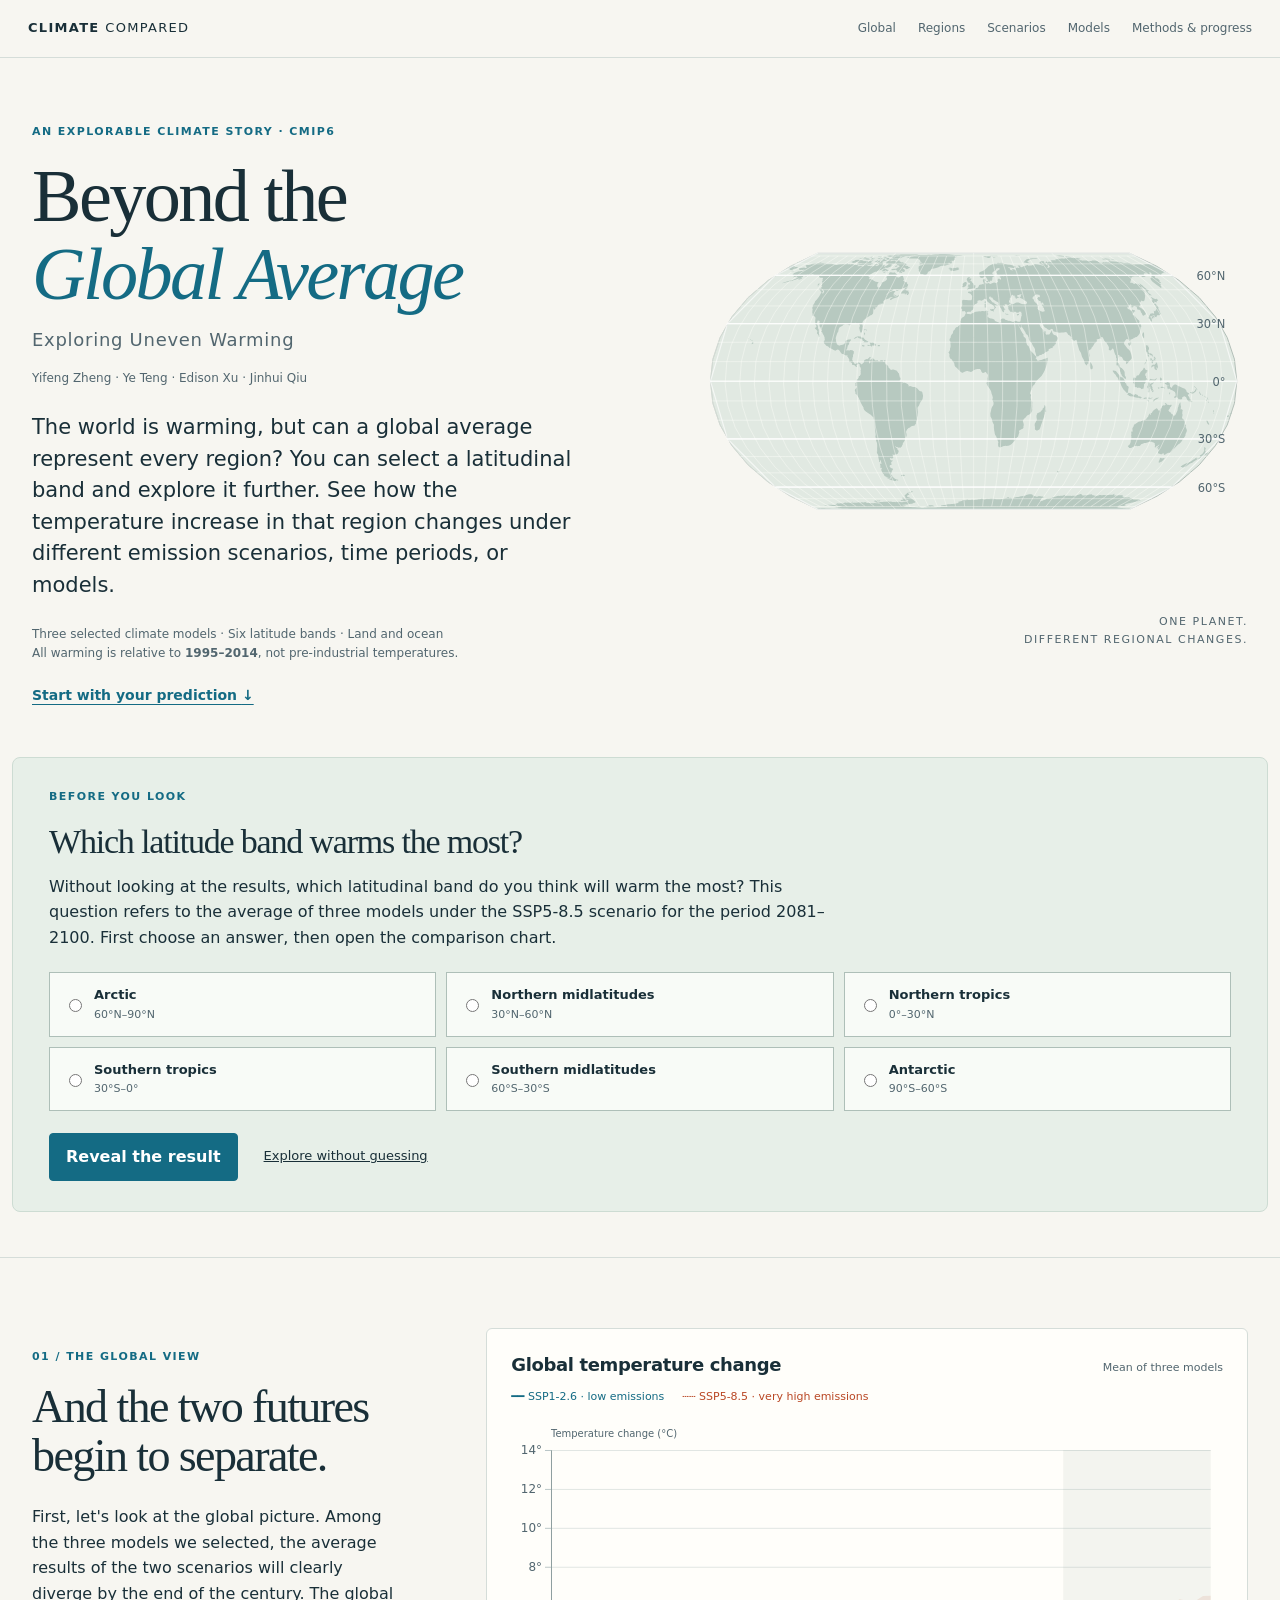
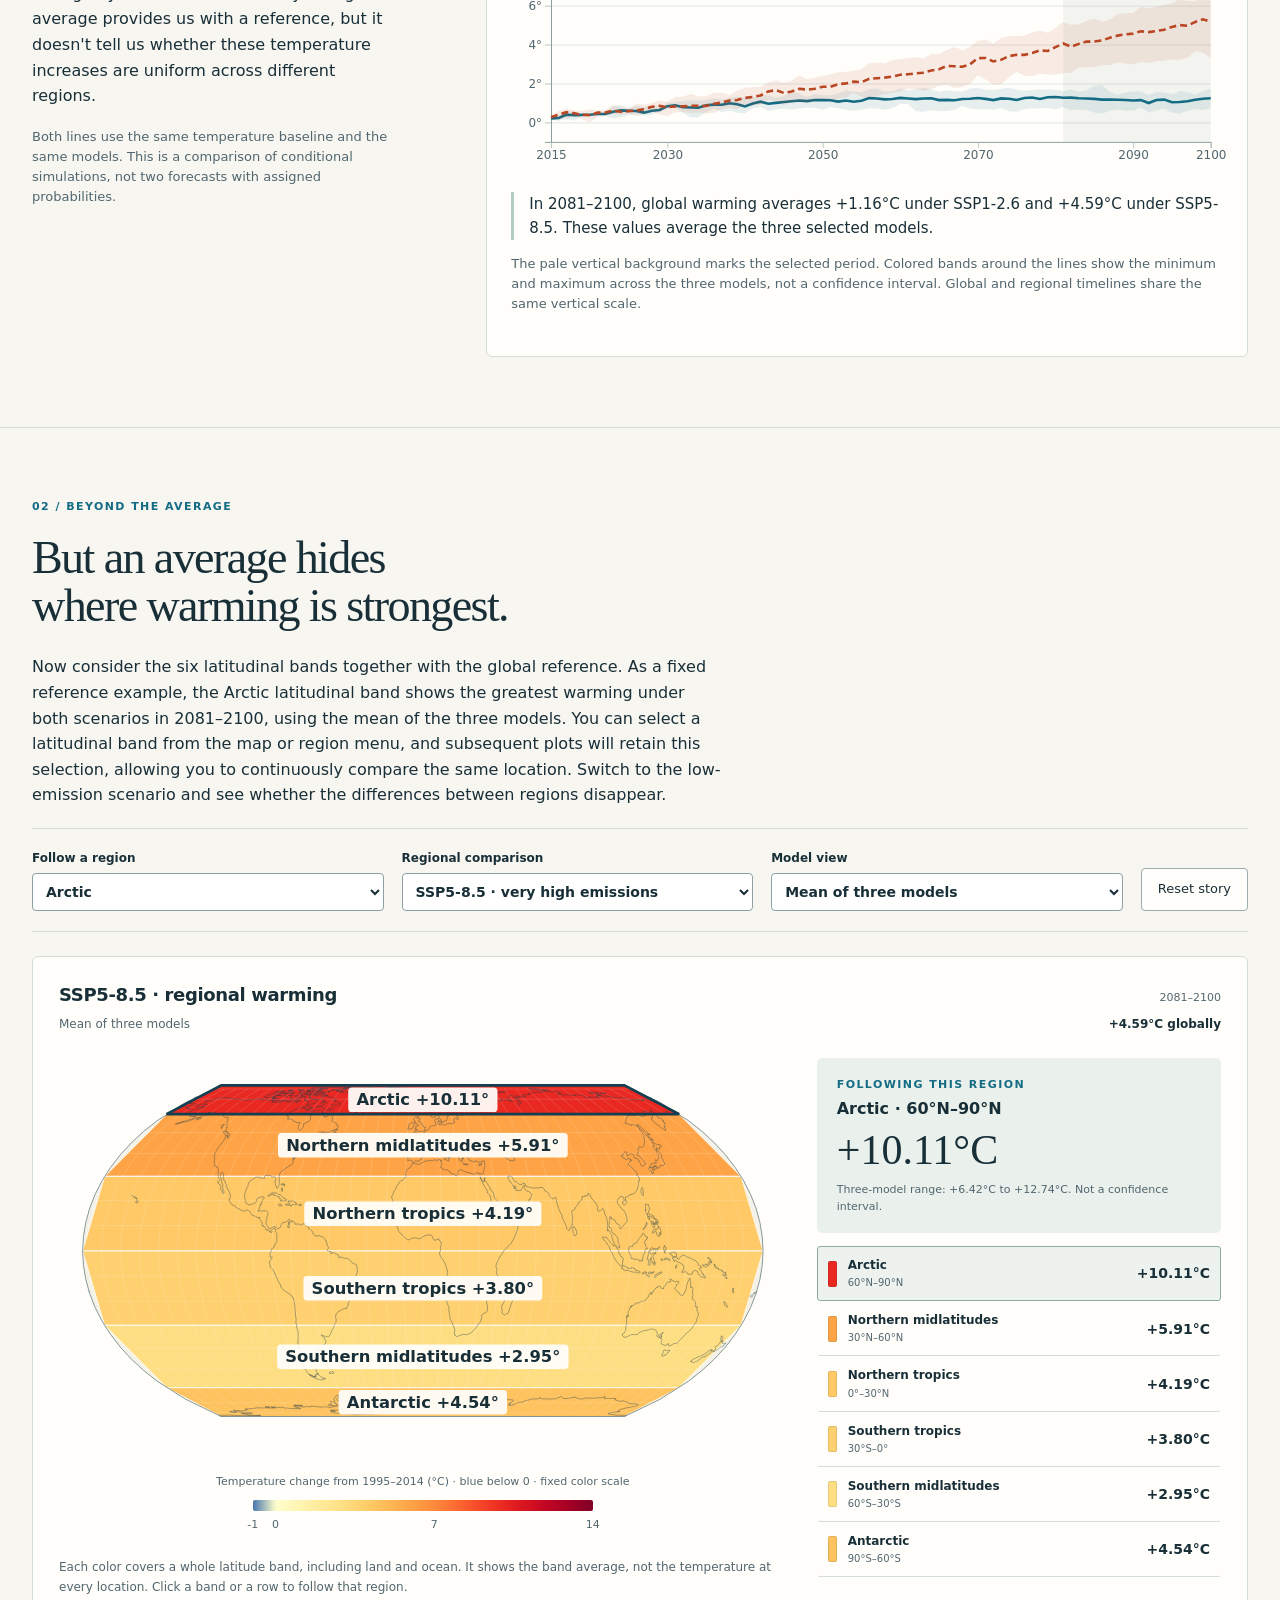
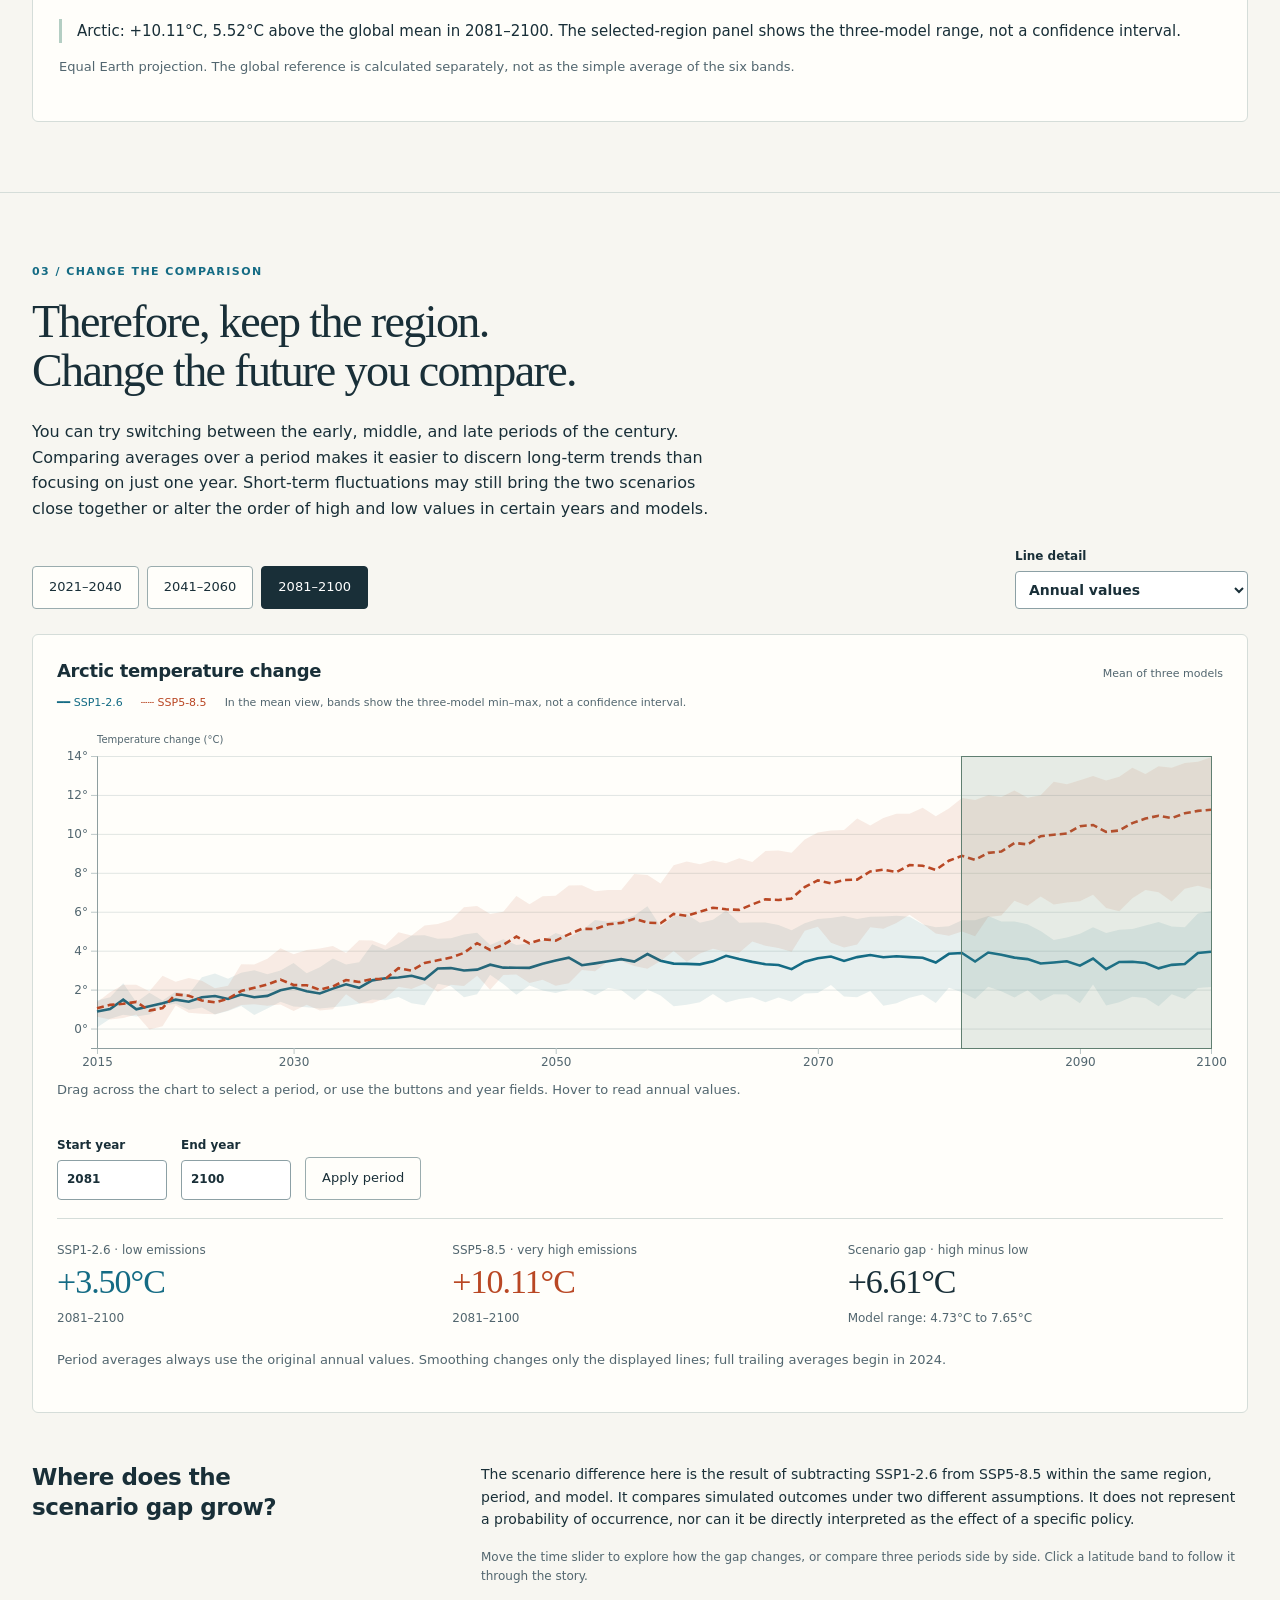
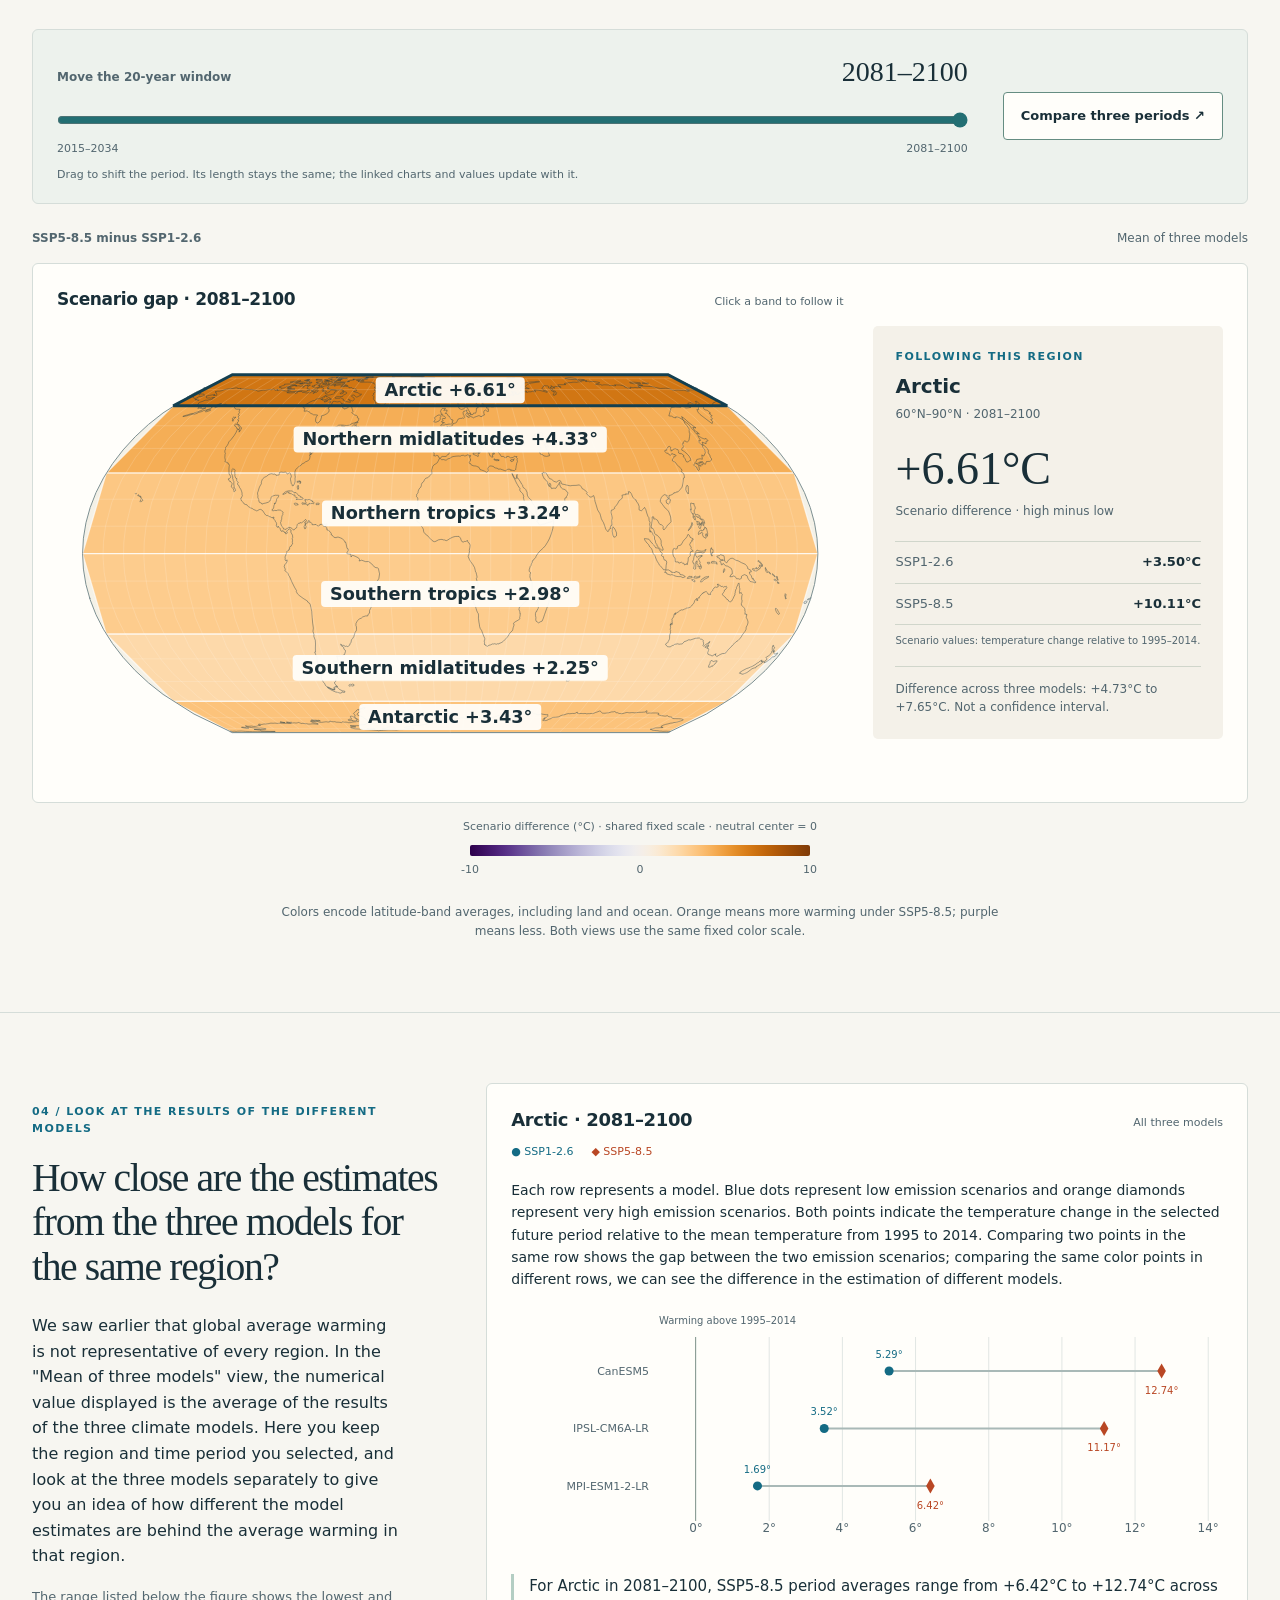
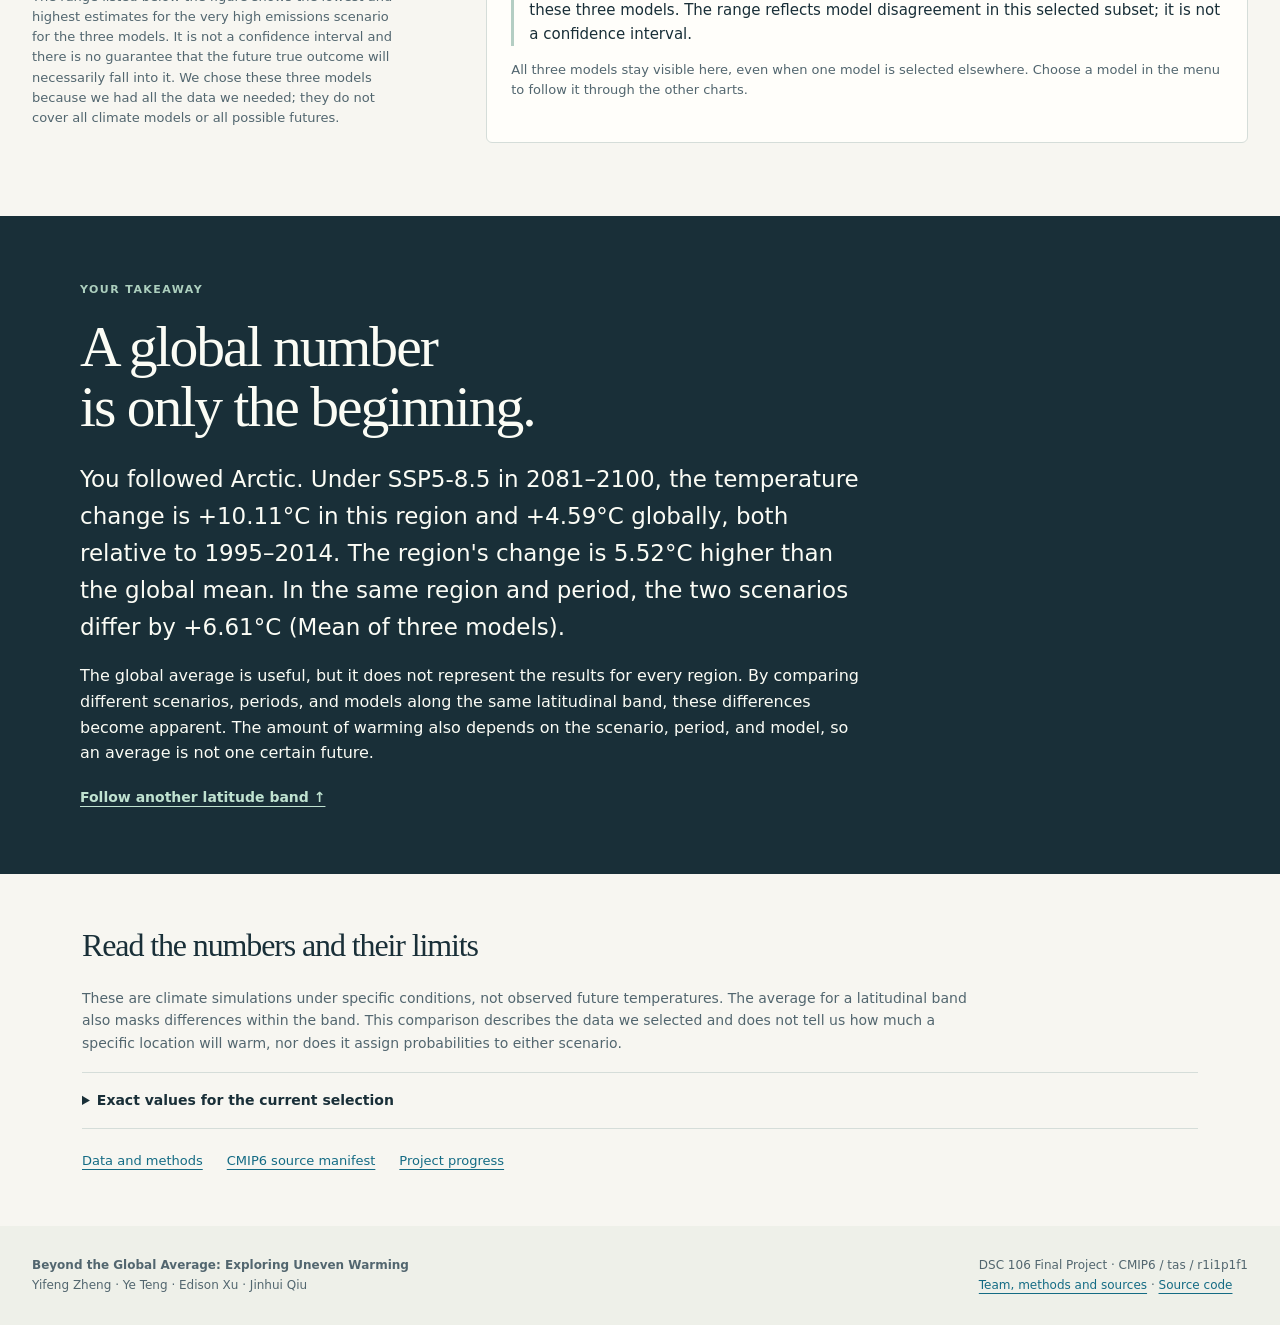
<file: index.html>
<!doctype html>
<html lang="en">
<head>
  <meta charset="utf-8"><meta name="viewport" content="width=device-width, initial-scale=1">
  <title>Beyond the Global Average: Exploring Uneven Warming</title>
  <meta name="description" content="A guided CMIP6 explorable: make a prediction, compare six latitude bands, and see how scenario, time and model choices change warming.">
  <link rel="icon" href="favicon.svg" type="image/svg+xml"><link rel="stylesheet" href="style.css">
  <link rel="stylesheet" href="map-views.css">
  <script defer src="vendor/d3.v7.min.js"></script><script defer src="vendor/topojson-client.min.js"></script><script defer src="climate-core.js"></script><script defer src="map-views.js"></script><script defer src="app.js"></script>
</head>
<body>
<a class="skip" href="#global">Skip to the charts</a>
<header class="site-header"><a class="brand" href="#top">CLIMATE <span>COMPARED</span></a><nav aria-label="Main navigation"><a href="#global">Global</a><a href="#regions">Regions</a><a href="#scenarios">Scenarios</a><a href="#models">Models</a><a href="about.html">Methods &amp; progress</a></nav></header>
<main id="top">
  <section class="hero">
    <div class="hero-copy"><p class="eyebrow">AN EXPLORABLE CLIMATE STORY · CMIP6</p><h1>Beyond the<br><em>Global Average</em></h1><p class="subtitle">Exploring Uneven Warming</p><p class="team-byline">Yifeng Zheng · Ye Teng · Edison Xu · Jinhui Qiu</p><p class="lede" data-copy="hook">The world is warming, but can a global average represent every region? You can select a latitudinal band and explore it further. See how the temperature increase in that region changes under different emission scenarios, time periods, or models.</p><p class="scope">Three selected climate models · Six latitude bands · Land and ocean<br>All warming is relative to <strong>1995–2014</strong>, not pre-industrial temperatures.</p><a class="text-link" href="#prediction">Start with your prediction <span aria-hidden="true">↓</span></a></div>
    <div class="hero-visual" aria-hidden="true"><svg id="hero-globe" viewBox="0 0 480 360"></svg><div class="globe-label">ONE PLANET.<br>DIFFERENT REGIONAL CHANGES.</div></div>
  </section>
  <p id="load-status" role="status">Loading the CMIP6 data…</p>
  <section id="prediction" class="prediction-panel" aria-labelledby="prediction-title">
    <div><p class="eyebrow">BEFORE YOU LOOK</p><h2 id="prediction-title">Which latitude band warms the most?</h2><p data-copy="prediction">Without looking at the results, which latitudinal band do you think will warm the most? This question refers to the average of three models under the SSP5-8.5 scenario for the period 2081–2100. First choose an answer, then open the comparison chart.</p></div>
    <fieldset id="guess-options"><legend class="sr-only">Choose the latitude band you think warms most</legend></fieldset>
    <div class="reveal-row"><button id="reveal" type="button" class="primary">Reveal the result</button><button id="skip-guess" type="button" class="text-button">Explore without guessing</button></div>
    <div id="prediction-result" class="prediction-result" role="status" hidden></div>
  </section>
  <section id="global" class="chapter">
    <div class="chapter-intro"><p class="chapter-number">01 / THE GLOBAL VIEW</p><h2>And the two futures<br>begin to separate.</h2><p data-copy="global">First, let&#x27;s look at the global picture. Among the three models we selected, the average results of the two scenarios will clearly diverge by the end of the century. The global average provides us with a reference, but it doesn&#x27;t tell us whether these temperature increases are uniform across different regions.</p><p class="small">Both lines use the same temperature baseline and the same models. This is a comparison of conditional simulations, not two forecasts with assigned probabilities.</p></div>
    <div class="chart-card"><div class="chart-top"><h3>Global temperature change</h3><span class="model-context">Mean of three models</span></div><div class="scenario-legend"><span class="low">━━ SSP1-2.6 · low emissions</span><span class="high">┄┄ SSP5-8.5 · very high emissions</span></div><svg id="global-chart" role="img" aria-label="Global warming under two emissions scenarios"></svg><p id="global-insight" class="chart-insight"></p><p class="small"><span id="global-shading-note">The pale vertical background marks the selected period. Colored bands around the lines show the minimum and maximum across the three models, not a confidence interval.</span> Global and regional timelines share the same vertical scale.</p></div>
  </section>
  <section id="regions" class="chapter chapter-wide">
    <div class="wide-intro"><p class="chapter-number">02 / BEYOND THE AVERAGE</p><h2>But an average hides<br>where warming is strongest.</h2><p data-copy="regions">Now consider the six latitudinal bands together with the global reference. As a fixed reference example, the Arctic latitudinal band shows the greatest warming under both scenarios in 2081–2100, using the mean of the three models. You can select a latitudinal band from the map or region menu, and subsequent plots will retain this selection, allowing you to continuously compare the same location. Switch to the low-emission scenario and see whether the differences between regions disappear.</p></div>
    <div class="selection-bar" aria-label="Linked chart controls">
      <label>Follow a region<select id="region"></select></label>
      <label>Regional comparison<select id="scenario"><option value="ssp585">SSP5-8.5 · very high emissions</option><option value="ssp126">SSP1-2.6 · low emissions</option></select></label>
      <label>Model view<select id="model"><option value="mean">Mean of three models</option></select></label>
      <button type="button" id="reset" class="quiet-button">Reset story</button>
    </div>
    <div class="chart-card map-regional-card">
      <div class="chart-top"><h3 id="regional-title">Warming across latitude bands</h3><span class="period-context">2081–2100</span></div>
      <div class="map-context"><span id="map-global-model"></span><strong id="map-global"></strong></div>
      <div class="map-regional-layout">
        <div class="warming-map-wrap"><svg id="region-map" role="group" aria-label="Temperature change averaged over six latitude bands; select a band to follow it"></svg><div id="warming-legend" class="map-legend"></div><p class="band-note">Each color covers a whole latitude band, including land and ocean. It shows the band average, not the temperature at every location. Click a band or a row to follow that region.</p></div>
        <aside><div class="map-selected"><p class="eyebrow">Following this region</p><p id="region-caption" class="region-caption"></p><p id="map-selected-value" class="map-big-value"></p><p id="map-selected-range" class="small"></p></div><div id="regional-values" aria-label="Regional warming values"></div></aside>
      </div>
      <p id="regional-insight" class="chart-insight" aria-live="polite"></p><p class="small">Equal Earth projection. The global reference is calculated separately, not as the simple average of the six bands.</p>
    </div>
  </section>
  <section id="scenarios" class="chapter chapter-wide">
    <div class="wide-intro"><p class="chapter-number">03 / CHANGE THE COMPARISON</p><h2>Therefore, keep the region.<br>Change the future you compare.</h2><p data-copy="scenarios">You can try switching between the early, middle, and late periods of the century. Comparing averages over a period makes it easier to discern long-term trends than focusing on just one year. Short-term fluctuations may still bring the two scenarios close together or alter the order of high and low values in certain years and models.</p></div>
    <div class="period-toolbar"><div class="period-presets" role="group" aria-label="Choose a comparison period"><button type="button" data-period="2021,2040">2021–2040</button><button type="button" data-period="2041,2060">2041–2060</button><button type="button" data-period="2081,2100" aria-pressed="true">2081–2100</button></div><label>Line detail<select id="smoothing"><option value="annual">Annual values</option><option value="smooth">Trailing 10-year average</option></select></label></div>
    <div class="chart-card"><div class="chart-top"><h3 id="regional-line-title">Arctic temperature change</h3><span class="model-context"></span></div><div class="scenario-legend"><span class="low">━━ SSP1-2.6</span><span class="high">┄┄ SSP5-8.5</span><span class="muted">In the mean view, bands show the three-model min–max, not a confidence interval.</span></div><svg id="regional-timeline" role="img" aria-label="Selected region warming; drag horizontally to select a period"></svg><p class="small">Drag across the chart to select a period, or use the buttons and year fields. Hover to read annual values.</p>
    <form id="period-form" class="year-form"><label>Start year<input id="start-year" type="number" min="2015" max="2100" value="2081" required></label><label>End year<input id="end-year" type="number" min="2015" max="2100" value="2100" required></label><button type="submit" class="quiet-button">Apply period</button><p id="period-error" role="alert" hidden></p></form>
    <div id="period-summary" class="period-summary" aria-live="polite"></div><p class="small">Period averages always use the original annual values. Smoothing changes only the displayed lines; full trailing averages begin in 2024.</p></div>
    <div class="map-gap-block" id="scenario-maps">
      <div class="map-gap-intro"><h3>Where does the scenario gap grow?</h3><div><p data-copy="gap">The scenario difference here is the result of subtracting SSP1-2.6 from SSP5-8.5 within the same region, period, and model. It compares simulated outcomes under two different assumptions. It does not represent a probability of occurrence, nor can it be directly interpreted as the effect of a specific policy.</p><p class="small">Move the time slider to explore how the gap changes, or compare three periods side by side. Click a latitude band to follow it through the story.</p></div></div>
      <div class="gap-time-toolbar">
        <div id="gap-time-controls"><label class="gap-slider-label" for="gap-time-slider"><span id="gap-window-label">Move the 20-year window</span><output id="gap-slider-period" for="gap-time-slider">2081–2100</output></label><input type="range" id="gap-time-slider" min="2015" max="2081" step="1" value="2081" aria-describedby="gap-slider-help"><div class="gap-slider-endpoints"><span id="gap-slider-first">2015–2034</span><span id="gap-slider-last">2081–2100</span></div><p id="gap-slider-help" class="small">Drag to shift the period. The linked charts and values update with it.</p></div>
        <div id="gap-compare-description" hidden><strong>Three fixed 20-year periods</strong><p class="small">2021–2040 · 2041–2060 · 2081–2100<br>Click a band to select its region and period.</p></div>
        <button type="button" id="gap-view-toggle" aria-controls="gap-maps" aria-pressed="false">Compare three periods ↗</button>
      </div>
      <div class="gap-map-context"><strong>SSP5-8.5 minus SSP1-2.6</strong><span id="gap-model-context"></span></div><div id="gap-maps" class="gap-maps" role="group" aria-label="Scenario differences by latitude band"></div><div id="matrix-legend" class="map-legend"></div><p id="gap-custom-note" hidden></p><p class="band-note">Colors encode latitude-band averages, including land and ocean. Orange means more warming under SSP5-8.5; purple means less. Both views use the same fixed color scale.</p>
    </div>
  </section>
  <section id="models" class="chapter">
    <div class="chapter-intro"><p class="chapter-number">04 / Look at the results of the different models</p><h2>How close are the estimates from the three models for the same region?</h2><p data-copy="models">We saw earlier that global average warming is not representative of every region. In the "Mean of three models" view, the numerical value displayed is the average of the results of the three climate models. Here you keep the region and time period you selected, and look at the three models separately to give you an idea of how different the model estimates are behind the average warming in that region.</p><p data-copy="range" class="small">The range listed below the figure shows the lowest and highest estimates for the very high emissions scenario for the three models. It is not a confidence interval and there is no guarantee that the future true outcome will necessarily fall into it. We chose these three models because we had all the data we needed; they do not cover all climate models or all possible futures.</p></div>
    <div class="chart-card"><div class="chart-top"><h3 id="models-title">Arctic · 2081–2100</h3><span>All three models</span></div><div class="scenario-legend"><span class="low">● SSP1-2.6</span><span class="high">◆ SSP5-8.5</span></div><p data-copy="models-reading" class="model-reading">Each row represents a model. Blue dots represent low emission scenarios and orange diamonds represent very high emission scenarios. Both points indicate the temperature change in the selected future period relative to the mean temperature from 1995 to 2014. Comparing two points in the same row shows the gap between the two emission scenarios; comparing the same color points in different rows, we can see the difference in the estimation of different models.</p><svg id="model-chart" role="img" aria-label="Individual model warming under two scenarios"></svg><p id="model-insight" class="chart-insight"></p><p class="small">All three models stay visible here, even when one model is selected elsewhere. Choose a model in the menu to follow it through the other charts.</p></div>
  </section>
  <section class="ending" id="takeaway"><p class="chapter-number">YOUR TAKEAWAY</p><h2>A global number<br>is only the beginning.</h2><p id="personal-takeaway" class="personal-takeaway" aria-live="polite"></p><p data-copy="takeaway">The global average is useful, but it does not represent the results for every region. By comparing different scenarios, periods, and models along the same latitudinal band, these differences become apparent. The amount of warming also depends on the scenario, period, and model, so an average is not one certain future.</p><a href="#regions" class="text-link">Follow another latitude band ↑</a></section>
  <section class="evidence"><h2>Read the numbers and their limits</h2><p data-copy="limits">These are climate simulations under specific conditions, not observed future temperatures. The average for a latitudinal band also masks differences within the band. This comparison describes the data we selected and does not tell us how much a specific location will warm, nor does it assign probabilities to either scenario.</p><details><summary>Exact values for the current selection</summary><div id="data-table"></div><button type="button" id="download" class="quiet-button">Download this comparison CSV</button> <a href="data/climate.csv" download>All annual values</a></details><div class="source-links"><a href="about.html#methods">Data and methods</a><a href="data/provenance.json">CMIP6 source manifest</a><a href="about.html#progress">Project progress</a></div></section>
  <section id="video-section" hidden><h2>Watch the two-minute walkthrough</h2><a id="video-link" href="" target="_blank" rel="noopener">Open our project video on YouTube</a></section>
</main>
<footer><p><strong>Beyond the Global Average: Exploring Uneven Warming</strong><br>Yifeng Zheng · Ye Teng · Edison Xu · Jinhui Qiu</p><p>DSC 106 Final Project · CMIP6 / tas / r1i1p1f1<br><a href="about.html">Team, methods and sources</a><span id="repo-link-wrap" hidden> · <a id="repo-link">Source code</a></span></p></footer>
<div id="tooltip" class="tooltip" role="status" hidden></div>
<noscript><p class="error">This interactive article needs JavaScript. The annual data are available as a CSV in the data folder.</p></noscript>
</body></html>
</file>
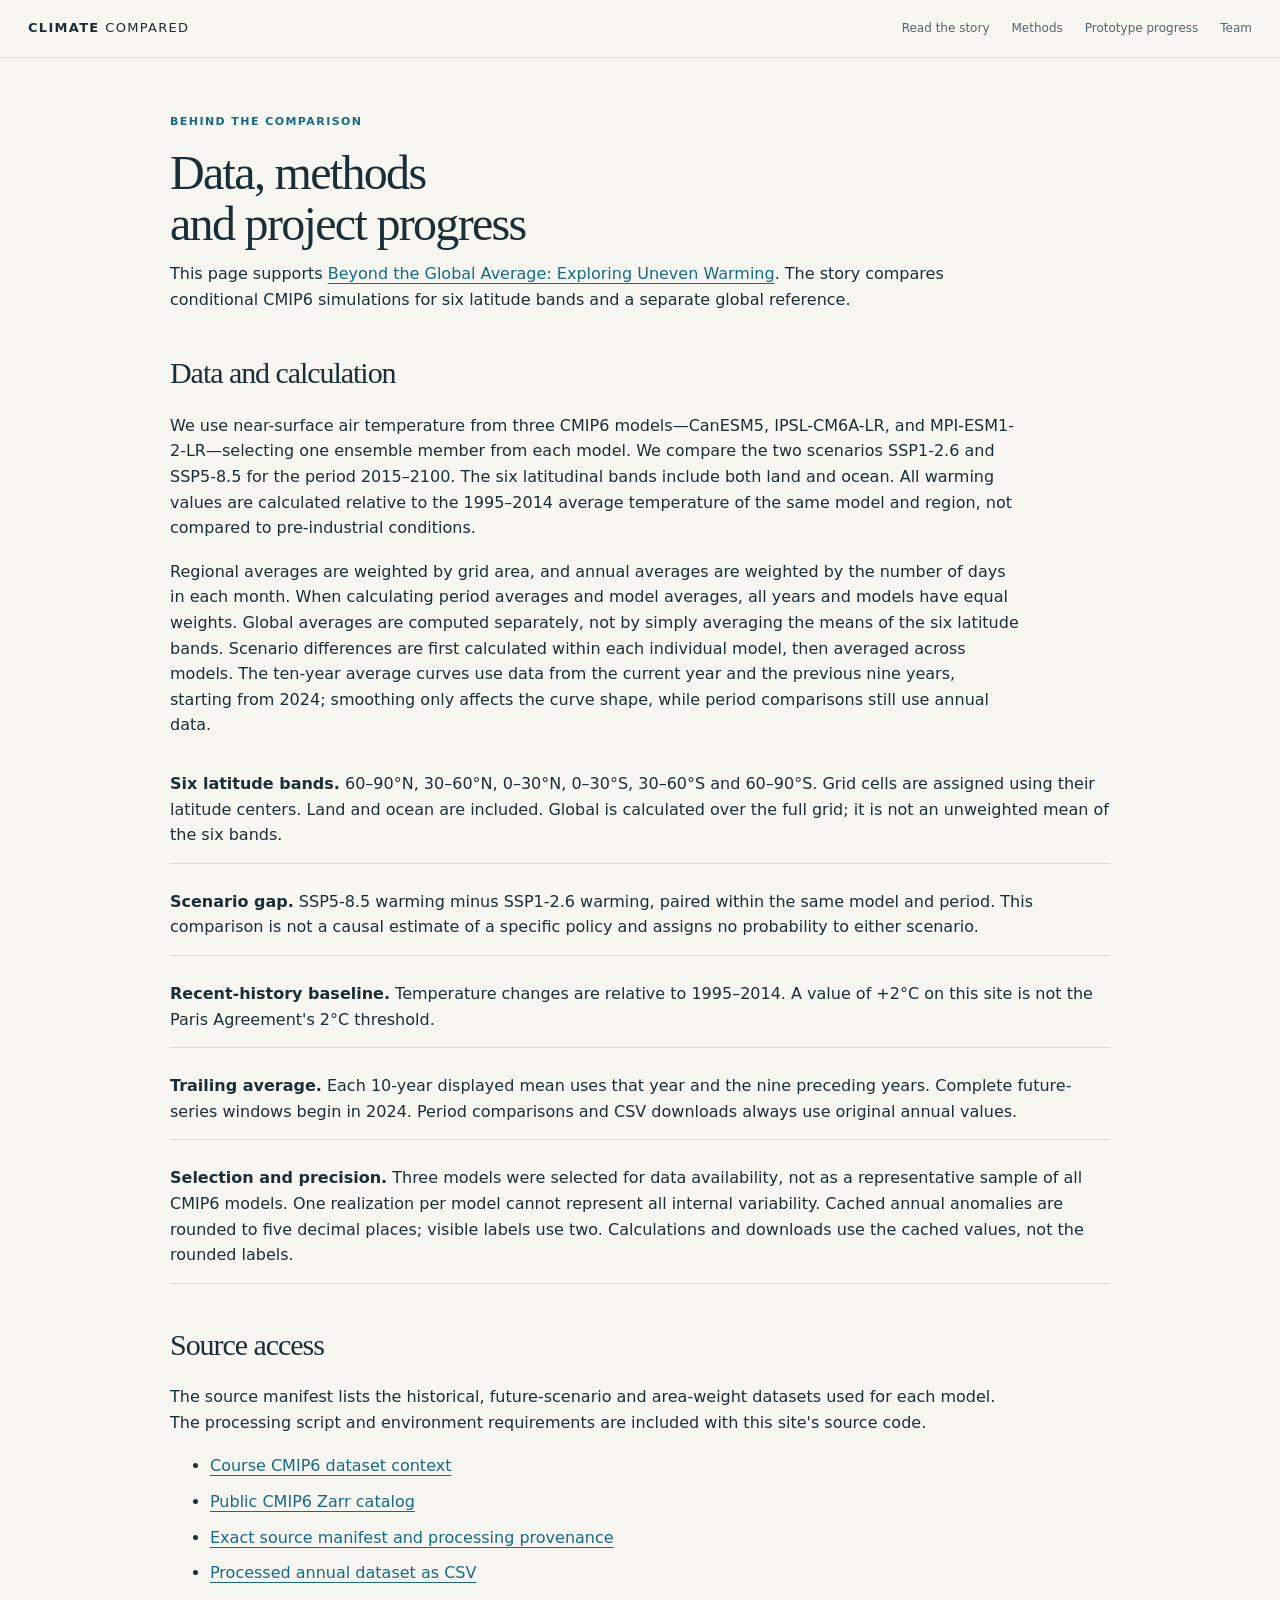
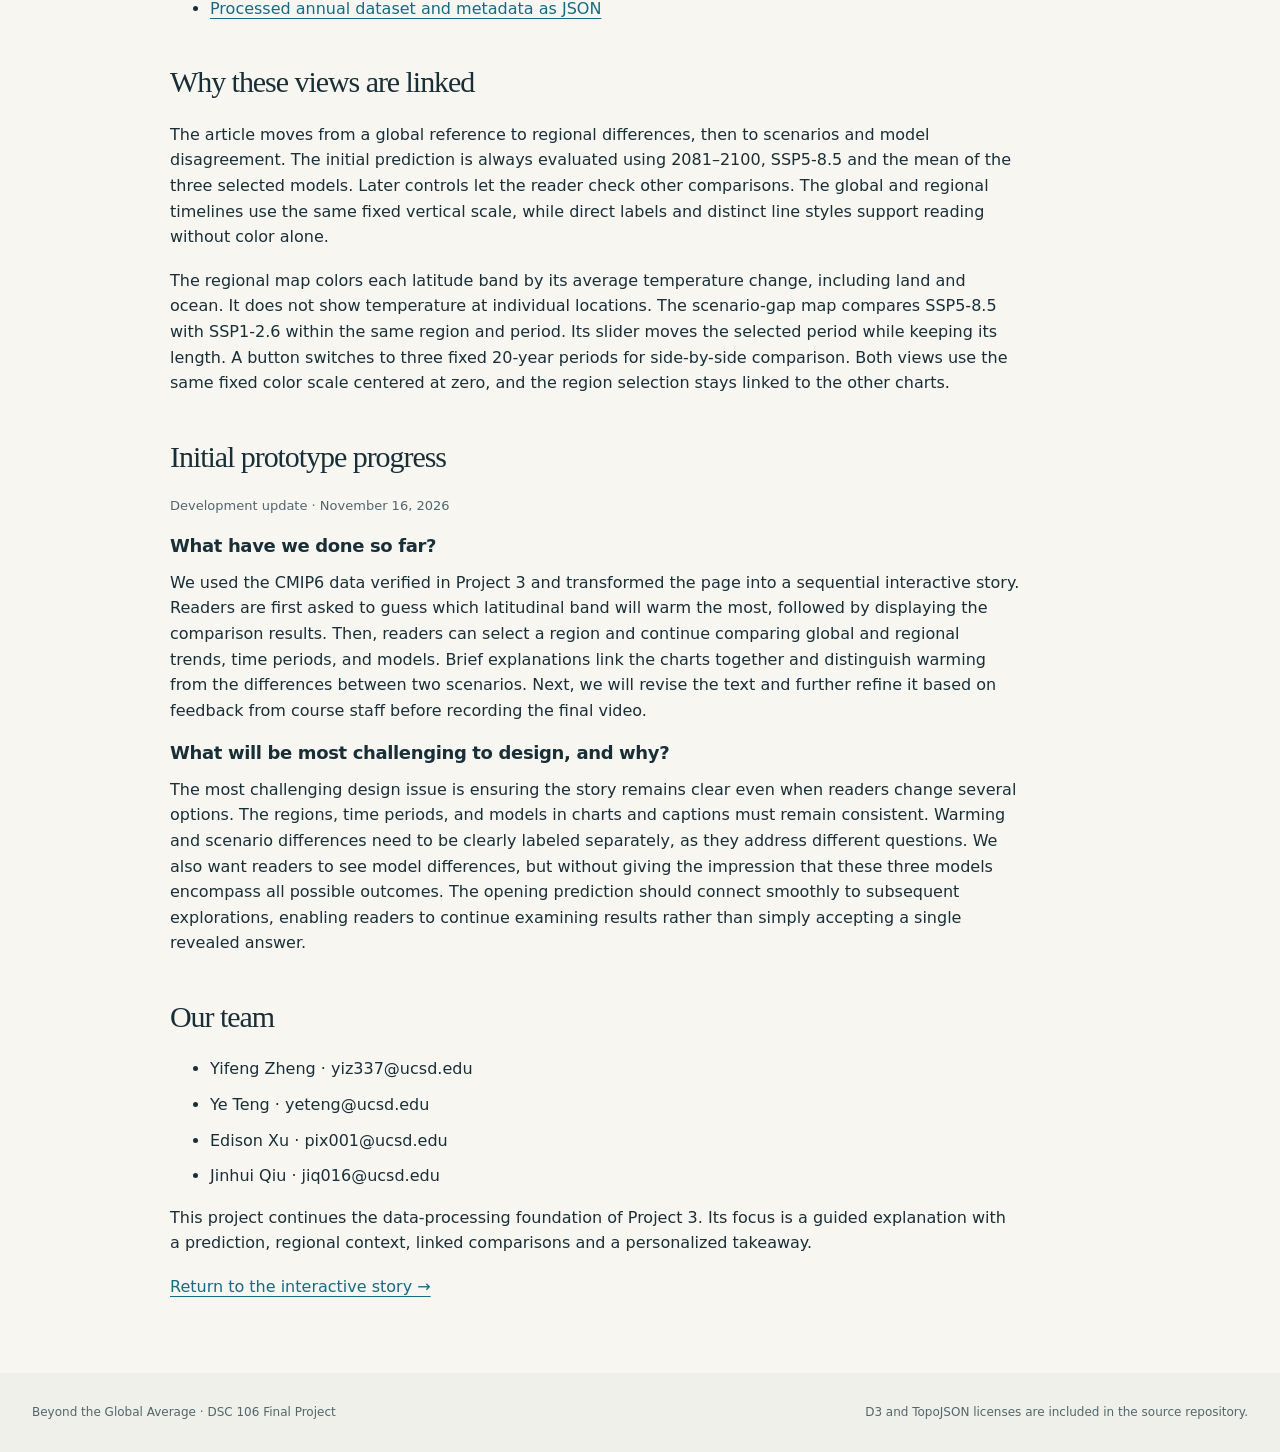
<file: about.html>
<!doctype html><html lang="en"><head><meta charset="utf-8"><meta name="viewport" content="width=device-width, initial-scale=1"><title>Methods and project progress | Beyond the Global Average</title><link rel="icon" href="favicon.svg"><link rel="stylesheet" href="style.css"><script defer src="about.js"></script></head><body>
<a class="skip" href="#methods">Skip to methods</a><header class="site-header"><a class="brand" href="index.html">CLIMATE <span>COMPARED</span></a><nav aria-label="Main navigation"><a href="index.html">Read the story</a><a href="#methods">Methods</a><a href="#progress">Prototype progress</a><a href="#team">Team</a></nav></header>
<main class="about-main"><p class="eyebrow">BEHIND THE COMPARISON</p><h1>Data, methods<br>and project progress</h1><p>This page supports <a href="index.html">Beyond the Global Average: Exploring Uneven Warming</a>. The story compares conditional CMIP6 simulations for six latitude bands and a separate global reference.</p>
<section id="methods"><h2>Data and calculation</h2><p data-copy="methods-data">We use near-surface air temperature from three CMIP6 models—CanESM5, IPSL-CM6A-LR, and MPI-ESM1-2-LR—selecting one ensemble member from each model. We compare the two scenarios SSP1-2.6 and SSP5-8.5 for the period 2015–2100. The six latitudinal bands include both land and ocean. All warming values are calculated relative to the 1995–2014 average temperature of the same model and region, not compared to pre-industrial conditions.</p><p data-copy="methods-calculation">Regional averages are weighted by grid area, and annual averages are weighted by the number of days in each month. When calculating period averages and model averages, all years and models have equal weights. Global averages are computed separately, not by simply averaging the means of the six latitude bands. Scenario differences are first calculated within each individual model, then averaged across models. The ten-year average curves use data from the current year and the previous nine years, starting from 2024; smoothing only affects the curve shape, while period comparisons still use annual data.</p>
<ul class="method-list"><li><strong>Six latitude bands.</strong> 60–90°N, 30–60°N, 0–30°N, 0–30°S, 30–60°S and 60–90°S. Grid cells are assigned using their latitude centers. Land and ocean are included. Global is calculated over the full grid; it is not an unweighted mean of the six bands.</li><li><strong>Scenario gap.</strong> SSP5-8.5 warming minus SSP1-2.6 warming, paired within the same model and period. This comparison is not a causal estimate of a specific policy and assigns no probability to either scenario.</li><li><strong>Recent-history baseline.</strong> Temperature changes are relative to 1995–2014. A value of +2°C on this site is not the Paris Agreement's 2°C threshold.</li><li><strong>Trailing average.</strong> Each 10-year displayed mean uses that year and the nine preceding years. Complete future-series windows begin in 2024. Period comparisons and CSV downloads always use original annual values.</li><li><strong>Selection and precision.</strong> Three models were selected for data availability, not as a representative sample of all CMIP6 models. One realization per model cannot represent all internal variability. Cached annual anomalies are rounded to five decimal places; visible labels use two. Calculations and downloads use the cached values, not the rounded labels.</li></ul>
<h2>Source access</h2><p>The source manifest lists the historical, future-scenario and area-weight datasets used for each model. The processing script and environment requirements are included with this site's source code.</p><ul><li><a href="https://dsc106.com/projects/project3/">Course CMIP6 dataset context</a></li><li><a href="https://storage.googleapis.com/cmip6/cmip6-zarr-consolidated-stores.csv">Public CMIP6 Zarr catalog</a></li><li><a href="data/provenance.json">Exact source manifest and processing provenance</a></li><li><a href="data/climate.csv" download>Processed annual dataset as CSV</a></li><li><a href="data/climate.json">Processed annual dataset and metadata as JSON</a></li></ul>
<h2>Why these views are linked</h2><p>The article moves from a global reference to regional differences, then to scenarios and model disagreement. The initial prediction is always evaluated using 2081–2100, SSP5-8.5 and the mean of the three selected models. Later controls let the reader check other comparisons. The global and regional timelines use the same fixed vertical scale, while direct labels and distinct line styles support reading without color alone.</p><p>The regional map colors each latitude band by its average temperature change, including land and ocean. It does not show temperature at individual locations. The scenario-gap map compares SSP5-8.5 with SSP1-2.6 within the same region and period. Its slider moves the selected period while keeping its length. A button switches to three fixed 20-year periods for side-by-side comparison. Both views use the same fixed color scale centered at zero, and the region selection stays linked to the other charts.</p></section>
<section id="progress"><h2>Initial prototype progress</h2><p class="small">Development update · November 16, 2026</p><h3>What have we done so far?</h3><p data-copy="progress-done">We used the CMIP6 data verified in Project 3 and transformed the page into a sequential interactive story. Readers are first asked to guess which latitudinal band will warm the most, followed by displaying the comparison results. Then, readers can select a region and continue comparing global and regional trends, time periods, and models. Brief explanations link the charts together and distinguish warming from the differences between two scenarios. Next, we will revise the text and further refine it based on feedback from course staff before recording the final video.</p><h3>What will be most challenging to design, and why?</h3><p data-copy="progress-challenge">The most challenging design issue is ensuring the story remains clear even when readers change several options. The regions, time periods, and models in charts and captions must remain consistent. Warming and scenario differences need to be clearly labeled separately, as they address different questions. We also want readers to see model differences, but without giving the impression that these three models encompass all possible outcomes. The opening prediction should connect smoothly to subsequent explorations, enabling readers to continue examining results rather than simply accepting a single revealed answer.</p></section>
<section id="team"><h2>Our team</h2><ul><li>Yifeng Zheng · yiz337@ucsd.edu</li><li>Ye Teng · yeteng@ucsd.edu</li><li>Edison Xu · pix001@ucsd.edu</li><li>Jinhui Qiu · jiq016@ucsd.edu</li></ul><p>This project continues the data-processing foundation of Project 3. Its focus is a guided explanation with a prediction, regional context, linked comparisons and a personalized takeaway.</p><p><a href="index.html">Return to the interactive story →</a></p></section></main>
<footer><p>Beyond the Global Average · DSC 106 Final Project</p><p>D3 and TopoJSON licenses are included in the source repository.</p></footer></body></html>
</file>
<file: style.css>
:root{--ink:#192f38;--muted:#52666f;--paper:#f7f6f1;--white:#fffefa;--line:#d5ddd9;--teal:#146b84;--orange:#b94724;--accent:#d3e5de;--display:Georgia,'Times New Roman',serif;--sans:system-ui,-apple-system,'Segoe UI',sans-serif}
*{box-sizing:border-box}html{scroll-behavior:smooth;scroll-padding-top:78px}body{margin:0;background:var(--paper);color:var(--ink);font-family:var(--sans);font-size:16px;line-height:1.6}a{color:var(--teal);text-underline-offset:4px}button,select,input{font:inherit}button,select{cursor:pointer}button{border:1px solid #9aacae;border-radius:4px;background:var(--white);padding:10px 16px;color:var(--ink)}button:hover{background:#e7efeb}button:focus-visible,a:focus-visible,select:focus-visible,input:focus-visible,svg [tabindex]:focus-visible{outline:3px solid #b14c12;outline-offset:4px}button[aria-pressed=true]{background:var(--ink);color:white;border-color:var(--ink)}select,input{padding:9px;border:1px solid #8ca0a5;border-radius:4px;background:white;color:var(--ink);max-width:100%}select{font-size:14px}label{display:flex;flex-direction:column;gap:5px;font-size:12px;font-weight:650}h1,h2,h3,p{margin-top:0}h1,h2{font-family:var(--display);font-weight:400;line-height:1.05;letter-spacing:-.035em}h1{font-size:clamp(48px,5.8vw,86px);margin-bottom:12px}h1 em{font-weight:400;color:var(--teal)}h2{font-size:clamp(34px,3.6vw,52px);margin-bottom:24px}h3{font-size:18px;line-height:1.3;letter-spacing:-.02em;margin-bottom:12px}p{margin-bottom:18px}svg{display:block;width:100%;overflow:visible}svg text{font-family:var(--sans);fill:var(--muted);font-size:12px}svg .domain{stroke:#8e9e9f}svg .tick line{stroke:#bcc8c8}svg .grid .domain{display:none}svg .grid .tick line{stroke:#e1e6e3}svg .plot-line{fill:none;stroke-width:2.6}.small{font-size:13px;color:var(--muted);line-height:1.55}.eyebrow,.chapter-number{font-size:11px;font-weight:750;letter-spacing:.13em;color:var(--teal);text-transform:uppercase}.chapter-number{margin-bottom:18px}.site-header{display:flex;justify-content:space-between;align-items:center;gap:20px;padding:18px max(28px,calc((100vw - 1320px)/2));background:var(--paper);border-bottom:1px solid var(--line)}.brand{color:var(--ink);font-size:13px;font-weight:850;letter-spacing:.1em;text-decoration:none;white-space:nowrap}.brand span{font-weight:400}nav{display:flex;gap:22px;font-size:12px}nav a{color:var(--muted);text-decoration:none}nav a:hover{text-decoration:underline}.hero{max-width:1320px;margin:auto;display:grid;grid-template-columns:1.15fr 1fr;gap:35px;padding:65px 32px 50px;align-items:center}.subtitle{font-size:18px;letter-spacing:.04em;color:var(--muted);margin-bottom:24px}.lede{font-size:21px;max-width:540px;line-height:1.5}.scope{font-size:12px;color:var(--muted);margin-top:24px}.text-link{font-weight:650;font-size:14px}.hero-visual{position:relative}.globe-label{font-size:11px;letter-spacing:.14em;color:var(--muted);text-align:right;margin-top:20px}.prediction-panel{max-width:1256px;margin:0 auto 45px;padding:30px 36px;background:#e7efe8;border:1px solid #cddcd3;border-radius:8px}.prediction-panel h2{font-size:34px;margin-bottom:14px}.prediction-panel p{max-width:780px}fieldset{border:0;padding:0;margin:22px 0;display:grid;grid-template-columns:repeat(3,1fr);gap:10px}.guess-choice{border:1px solid #aebfb8;background:#f8fbf7;padding:12px 14px;display:flex;flex-direction:row;align-items:center;gap:9px;font-size:13px;cursor:pointer}.guess-choice input{accent-color:var(--teal)}.guess-choice:has(input:checked){border-color:var(--teal);background:#d5e5df}.guess-choice small{font-size:11px;color:var(--muted);font-weight:400;display:block}.reveal-row{display:flex;gap:18px;align-items:center}.primary{background:var(--teal);color:white;border-color:var(--teal);font-weight:650}.primary:hover{background:#0b5266}.text-button{border:0;background:transparent;text-decoration:underline;font-size:13px;padding:8px}.prediction-result{border-left:3px solid var(--teal);padding:14px 18px;margin-top:20px;background:white;line-height:1.7}.chapter{max-width:1320px;margin:auto;padding:70px 32px;display:grid;grid-template-columns:.72fr 1.35fr;gap:48px;border-top:1px solid var(--line);align-items:start}.chapter-intro{padding-top:20px}.chapter-intro>p:not(.chapter-number){max-width:370px}.chart-card{background:var(--white);border:1px solid var(--line);border-radius:6px;padding:24px;min-width:0}.chart-top{display:flex;align-items:baseline;justify-content:space-between;gap:20px;margin-bottom:8px}.chart-top h3{margin:0}.chart-top>span{font-size:11px;color:var(--muted);text-align:right}.scenario-legend{display:flex;flex-wrap:wrap;gap:8px 18px;font-size:11px;margin:12px 0 18px}.scenario-legend .low{color:var(--teal)}.scenario-legend .high{color:var(--orange)}.scenario-legend .muted{color:var(--muted)}.chart-insight{font-size:15px;line-height:1.6;border-left:3px solid #b4cec3;padding-left:15px;margin:18px 0 14px}.chapter-wide{display:block}.wide-intro{max-width:780px}.wide-intro>p:not(.chapter-number){max-width:690px}.selection-bar{display:flex;align-items:end;gap:18px;padding:20px 0;margin:20px 0 24px;border-top:1px solid var(--line);border-bottom:1px solid var(--line);flex-wrap:wrap}.selection-bar label{flex:1;min-width:180px}.quiet-button{font-size:13px}.regional-layout{display:grid;grid-template-columns:.65fr 1.3fr;gap:40px;align-items:center}.locator{min-width:0}.region-caption{font-size:18px;color:var(--ink);font-weight:650;margin:18px 0 8px}.period-toolbar{display:flex;justify-content:space-between;align-items:end;gap:20px;margin:25px 0;flex-wrap:wrap}.period-presets{display:flex;gap:8px}.period-presets button{font-size:13px}.year-form{display:flex;align-items:end;gap:14px;flex-wrap:wrap;padding:18px 0;border-bottom:1px solid var(--line)}.year-form input{width:110px}.year-form p{font-size:13px;color:#a13012;margin:0}.period-summary{display:grid;grid-template-columns:repeat(3,1fr);margin:22px 0;gap:20px}.stat{padding-right:20px}.stat-label{font-size:12px;color:var(--muted);display:block}.stat-number{font:400 34px var(--display);display:block;letter-spacing:-.03em;line-height:1.3}.stat.low .stat-number{color:var(--teal)}.stat.high .stat-number{color:var(--orange)}.stat-note{font-size:12px;color:var(--muted);display:block;margin-top:5px}.matrix-block{margin-top:50px;display:grid;grid-template-columns:.7fr 1.3fr;gap:40px}.matrix-block>div>p{font-size:14px}.gap-matrix{display:grid;grid-template-columns:minmax(150px,1.3fr) repeat(3,1fr);gap:6px;align-items:stretch}.matrix-label,.matrix-heading{font-size:11px;padding:7px 4px;align-self:center}.matrix-heading{text-align:center;font-weight:700}.matrix-cell{border:1px solid transparent;border-radius:2px;padding:13px 4px;font-size:13px;font-variant-numeric:tabular-nums}.matrix-cell[aria-pressed=true]{outline:2px solid var(--ink);outline-offset:1px;font-weight:800}.matrix-legend{display:flex;align-items:center;gap:9px;font-size:10px;color:var(--muted);margin-top:18px}.legend-gradient{height:9px;width:110px}.ending{background:var(--ink);color:#fbfcf5;padding:65px max(32px,calc((100vw - 1120px)/2));}.ending .chapter-number{color:#accfbe}.ending h2{font-size:clamp(42px,4.5vw,64px)}.ending p{max-width:780px}.ending .personal-takeaway{font-size:23px;line-height:1.6}.ending a{color:#bfe2d0}.evidence{max-width:1180px;margin:auto;padding:55px 32px}.evidence h2{font-size:32px}.evidence>p{max-width:900px;color:var(--muted);font-size:14px}details{padding:16px 0;border-top:1px solid var(--line);border-bottom:1px solid var(--line);font-size:14px}summary{cursor:pointer;font-weight:650}#data-table{overflow:auto;margin:22px 0}table{width:100%;border-collapse:collapse;font-size:13px;font-variant-numeric:tabular-nums}th,td{padding:10px;text-align:right;border-bottom:1px solid var(--line);white-space:nowrap}th:first-child,td:first-child{text-align:left}caption{text-align:left;margin-bottom:12px;color:var(--muted)}.source-links{display:flex;gap:24px;flex-wrap:wrap;margin-top:22px;font-size:13px}footer{background:#eef0e9;padding:30px max(32px,calc((100vw - 1256px)/2));display:flex;justify-content:space-between;gap:30px;font-size:12px;color:var(--muted)}footer p{margin:0}footer strong{font-weight:650}#load-status{max-width:1000px;margin:15px auto;padding:16px}.error{background:#fff0e7;color:#942b10;padding:20px;margin:20px}.tooltip{position:fixed;background:#172d37;color:white;padding:12px 15px;border-radius:5px;max-width:min(330px,calc(100vw - 24px));font-size:12px;white-space:pre-line;box-shadow:0 4px 20px #15262e22;z-index:20;pointer-events:none}.skip{position:absolute;left:-9999px;top:0;z-index:100}.skip:focus{left:10px;top:10px;background:white;padding:12px}.sr-only{position:absolute;width:1px;height:1px;overflow:hidden;clip:rect(0,0,0,0);white-space:nowrap}.about-main{max-width:1000px;padding:55px 30px;margin:auto}.about-main h1{font-size:48px}.about-main h2{font-size:30px;margin-top:45px}.about-main p{max-width:850px}.about-main li{margin-bottom:10px}.method-list{padding:0;list-style:none}.method-list li{padding:15px 0;border-bottom:1px solid var(--line)}#video-section{max-width:1180px;margin:auto;padding:30px}#video-section h2{font-size:32px}[hidden]{display:none!important}
@media(max-width:1000px){.hero{gap:10px}.chapter{gap:28px;grid-template-columns:.7fr 1.3fr;padding:45px 25px}.chapter-intro h2{font-size:37px}.chapter-wide{display:block}.prediction-panel{margin:0 25px 35px}.matrix-block{grid-template-columns:1fr}.matrix-block>div:first-child{max-width:780px}.regional-layout{gap:20px;grid-template-columns:.7fr 1.4fr}.chart-card{padding:18px}nav{gap:13px}.selection-bar{gap:12px}.gap-matrix{grid-template-columns:minmax(140px,1.3fr) repeat(3,1fr)}}
@media(max-width:720px){.site-header{padding:16px 20px;align-items:start;flex-direction:column;gap:10px}nav{flex-wrap:wrap;gap:10px 17px}.hero{display:block;padding:40px 22px 30px}.hero-visual{display:none}.hero h1{font-size:56px}.lede{font-size:19px}.prediction-panel{margin:0 16px 30px;padding:24px 20px}.prediction-panel h2{font-size:30px}fieldset{grid-template-columns:repeat(2,1fr);gap:8px}.guess-choice{padding:10px;font-size:12px}.chapter,.regional-layout{display:block}.chapter{padding:40px 18px}.chapter-intro{padding:0}.chapter-intro h2{font-size:38px}.chapter-intro>p:not(.chapter-number){max-width:none}.chapter-intro .small{margin-bottom:25px}.chart-card{padding:15px}.chart-top{gap:10px}.chart-top h3{font-size:16px}.locator{max-width:390px;margin:0 auto 28px}.selection-bar label{min-width:145px}.selection-bar button{align-self:end}.wide-intro h2{font-size:38px}.period-presets{gap:5px;flex-wrap:wrap}.period-presets button{padding:9px;font-size:12px}.period-toolbar label{width:100%}.period-summary{gap:10px}.stat{padding:0}.stat-number{font-size:29px}.stat-label{font-size:11px}.gap-matrix{grid-template-columns:minmax(105px,1.4fr) repeat(3,1fr);gap:4px}.matrix-label,.matrix-heading{font-size:10px}.matrix-cell{font-size:12px;padding:12px 2px}.matrix-block{gap:15px}.ending{padding:45px 24px}.ending .personal-takeaway{font-size:20px}.evidence{padding:35px 22px}.evidence h2{font-size:29px}footer{display:block;padding:28px 22px}footer p+p{margin-top:20px}.about-main{padding:35px 22px}.about-main h1{font-size:40px}.reveal-row{gap:9px}.year-form{gap:10px}.year-form input{width:90px}.source-links{gap:15px}}
@media(prefers-reduced-motion:reduce){html{scroll-behavior:auto}}
.team-byline{font-size:12px;color:var(--muted);margin:-10px 0 24px;line-height:1.6}

/* Section 04: keep the longer approved title and reading guide beside the model chart. */
#models .chapter-intro h2{font-size:clamp(30px,3.1vw,42px);line-height:1.12}
#models .model-reading{font-size:14px;line-height:1.6;margin:0 0 20px}
</file>
<file: map-views.css>
.gap-time-toolbar{display:grid;grid-template-columns:minmax(0,1fr) auto;gap:35px;align-items:center;padding:20px 24px;border:1px solid var(--line);border-radius:6px;background:#edf2ed;margin:25px 0}.gap-slider-label{display:flex;flex-direction:row;align-items:baseline;justify-content:space-between;gap:15px}.gap-slider-label>span{font-size:12px;font-weight:650;color:var(--muted)}.gap-slider-label output{font-family:var(--display);font-size:28px;font-weight:400;color:var(--ink)}#gap-time-slider{width:100%;padding:0;margin:14px 0 3px;border:0;accent-color:#236f73;height:24px;cursor:ew-resize;background:transparent}#gap-time-slider:disabled{cursor:default;opacity:.5}.gap-slider-endpoints{display:flex;justify-content:space-between;font-size:11px;color:var(--muted)}#gap-slider-help{font-size:11px;margin:8px 0 0}#gap-view-toggle{min-width:200px;background:var(--white);font-size:13px;font-weight:650;border-color:#658d82;padding:13px 17px;white-space:nowrap}#gap-view-toggle:hover{background:#e1ebe4}#gap-view-toggle[aria-pressed=true]{background:#213f43;color:white}#gap-compare-description strong{font-size:17px}#gap-compare-description p{font-size:12px;margin:5px 0 0}.gap-maps.gap-single-view{display:block}.gap-single-panel{display:grid;grid-template-columns:minmax(0,1.8fr) minmax(250px,.8fr);gap:30px;align-items:center;padding:24px;background:var(--white);border:1px solid var(--line);border-radius:6px}.gap-single-map{min-width:0}.gap-single-map .chart-top h3{font-size:17px}.gap-single-map svg{margin-top:20px}.gap-single-detail{background:#f4f1e9;border-radius:5px;padding:22px}.gap-single-detail .eyebrow{margin-bottom:8px}.gap-single-detail h4{font-size:20px;line-height:1.25;margin:0 0 6px}.gap-single-detail .small{font-size:12px}.gap-single-number{font:46px var(--display);line-height:1.1;margin:20px 0 8px}.gap-scenario-values{margin:20px 0 8px;border-top:1px solid #d0d6cb}.gap-scenario-values>div{display:flex;justify-content:space-between;gap:12px;padding:10px 0;border-bottom:1px solid #d0d6cb;font-size:13px}.gap-scenario-values dt{color:var(--muted)}.gap-scenario-values dd{margin:0;font-weight:650}.gap-single-detail .gap-baseline-note{font-size:10px;margin-bottom:17px}.gap-range-note{border-top:1px solid #d0d6cb;padding-top:13px;margin:0}
@media(max-width:720px){.gap-time-toolbar{grid-template-columns:1fr;gap:16px;padding:16px}.gap-slider-label output{font-size:24px}.gap-slider-label>span{font-size:11px}#gap-view-toggle{width:100%}.gap-single-panel{grid-template-columns:1fr;padding:15px;gap:16px}.gap-single-map .chart-top{align-items:start;flex-wrap:wrap;gap:5px}.gap-single-map svg{margin-top:12px}.gap-single-detail{padding:18px}.gap-single-number{font-size:38px}}
.map-regional-card{padding:26px}.map-regional-layout{display:grid;grid-template-columns:minmax(0,1.8fr) minmax(260px,1fr);gap:30px;align-items:center}.warming-map-wrap{min-width:0}.warming-map-wrap svg{margin:10px 0}.map-band{cursor:pointer}.map-band:hover .band-fill{filter:brightness(.94)}.map-band:focus-visible .band-fill{stroke:#133f50;stroke-width:4}.map-value-label{fill:#192f38}.map-context{display:flex;justify-content:space-between;flex-wrap:wrap;gap:10px;font-size:12px;color:var(--muted);margin:8px 0 0}.map-context strong{color:var(--ink);font-weight:650}.map-legend{display:flex;flex-direction:column;gap:10px;margin:16px 0 25px;align-items:center}.map-legend-label{font-size:11px;line-height:1.5;color:var(--muted);text-align:center}.map-ramp{width:min(340px,82%)}.map-ramp-color{height:11px;border-radius:2px}.map-ramp-ticks{position:relative;height:17px;margin-top:5px}.map-ramp-ticks span{position:absolute;transform:translateX(-50%);font-size:11px;color:var(--muted)}
.map-selected{padding:18px 20px;background:#eaf0eb;border-radius:5px;margin-bottom:13px}.map-selected .eyebrow{margin:0}.map-selected .region-caption{font-size:16px;margin:3px 0 4px}.map-selected .map-big-value{font:42px var(--display);margin:0 0 7px}.map-selected .small{font-size:11px;margin:0}.map-region-row{width:100%;display:grid;grid-template-columns:10px 1fr auto;gap:10px;text-align:left;align-items:center;padding:9px 10px;border:1px solid transparent;border-bottom-color:var(--line);border-radius:3px;background:transparent}.map-region-row strong{display:block;font-size:12px;font-weight:600}.map-region-row small{display:block;color:var(--muted);font-size:10px;font-weight:400}.map-region-row[aria-pressed=true]{background:#edf2ef;color:var(--ink);border-color:#8daaa0}.map-swatch{width:9px;height:26px;border:1px solid #183a3020;border-radius:2px}.map-row-value{font-size:14px;font-weight:650;font-variant-numeric:tabular-nums}.band-note{font-size:12px;color:var(--muted);max-width:760px;margin:17px 0 4px;line-height:1.6}
.map-gap-block{display:block;margin-top:50px}.map-gap-intro{display:grid;grid-template-columns:.7fr 1.3fr;gap:36px;margin-bottom:18px}.map-gap-intro h3{font-size:23px;max-width:280px}.map-gap-intro p{font-size:14px;max-width:770px}.map-gap-intro .small{font-size:12px}.gap-map-context{display:flex;justify-content:space-between;gap:20px;align-items:center;font-size:12px;color:var(--muted);margin:15px 0}.gap-maps{display:grid;grid-template-columns:repeat(3,minmax(0,1fr));gap:15px}.gap-map-card{min-width:0;border:1px solid var(--line);border-radius:6px;background:var(--white);overflow:hidden}.gap-map-card.active-period{border-color:#365f61;box-shadow:0 0 0 1px #365f61}.gap-map-heading{text-align:center;padding:17px 10px 8px}.gap-era{font-size:10px;color:var(--muted);letter-spacing:.07em;text-transform:uppercase}.gap-map-heading h4{font-family:var(--display);font-size:25px;font-weight:400;line-height:1.2;margin:5px 0}.gap-period-status{font-size:10px;color:var(--muted)}.active-period .gap-period-status{color:#21604f;font-weight:750}.gap-map-card svg{margin:8px 0}.gap-map-followed{border-top:1px solid var(--line);padding:13px 18px;margin:9px 0 0;display:grid;grid-template-columns:1fr auto;gap:4px}.gap-map-followed span{font-size:12px;font-weight:600}.gap-map-followed strong{font-size:20px;line-height:1.2;font-weight:650}.gap-map-followed small{grid-column:1/-1;font-size:10px;color:var(--muted)}#gap-custom-note{padding:12px 16px;background:#edf2ef;font-size:12px;border-left:3px solid var(--teal);margin-top:16px}.map-gap-block .band-note{text-align:center;margin:8px auto 0}
@media(max-width:1000px){.map-regional-layout{grid-template-columns:minmax(0,1.4fr) minmax(240px,1fr);gap:18px}.map-regional-card{padding:18px}.gap-maps{gap:10px}.gap-map-followed{padding:11px}.gap-map-followed strong{font-size:18px}.gap-map-followed span{font-size:11px}}
@media(max-width:720px){.map-regional-layout{grid-template-columns:1fr;gap:16px}.map-selected{padding:15px}.map-selected .map-big-value{font-size:34px}.map-region-row{padding:10px}.map-legend-label{font-size:10px}.map-regional-card{padding:15px}.map-gap-intro{display:block}.map-gap-intro h3{max-width:none}.gap-maps{grid-template-columns:1fr;gap:18px}.gap-map-card{max-width:500px;width:100%;margin:auto}.gap-map-heading{padding:14px 10px 5px}.gap-map-card svg{max-height:275px}.gap-map-followed{padding:13px 18px}.gap-map-followed strong{font-size:20px}.gap-map-followed span{font-size:12px}.gap-map-context{align-items:start;flex-direction:column;gap:5px}.map-context{font-size:11px}}
</file>
